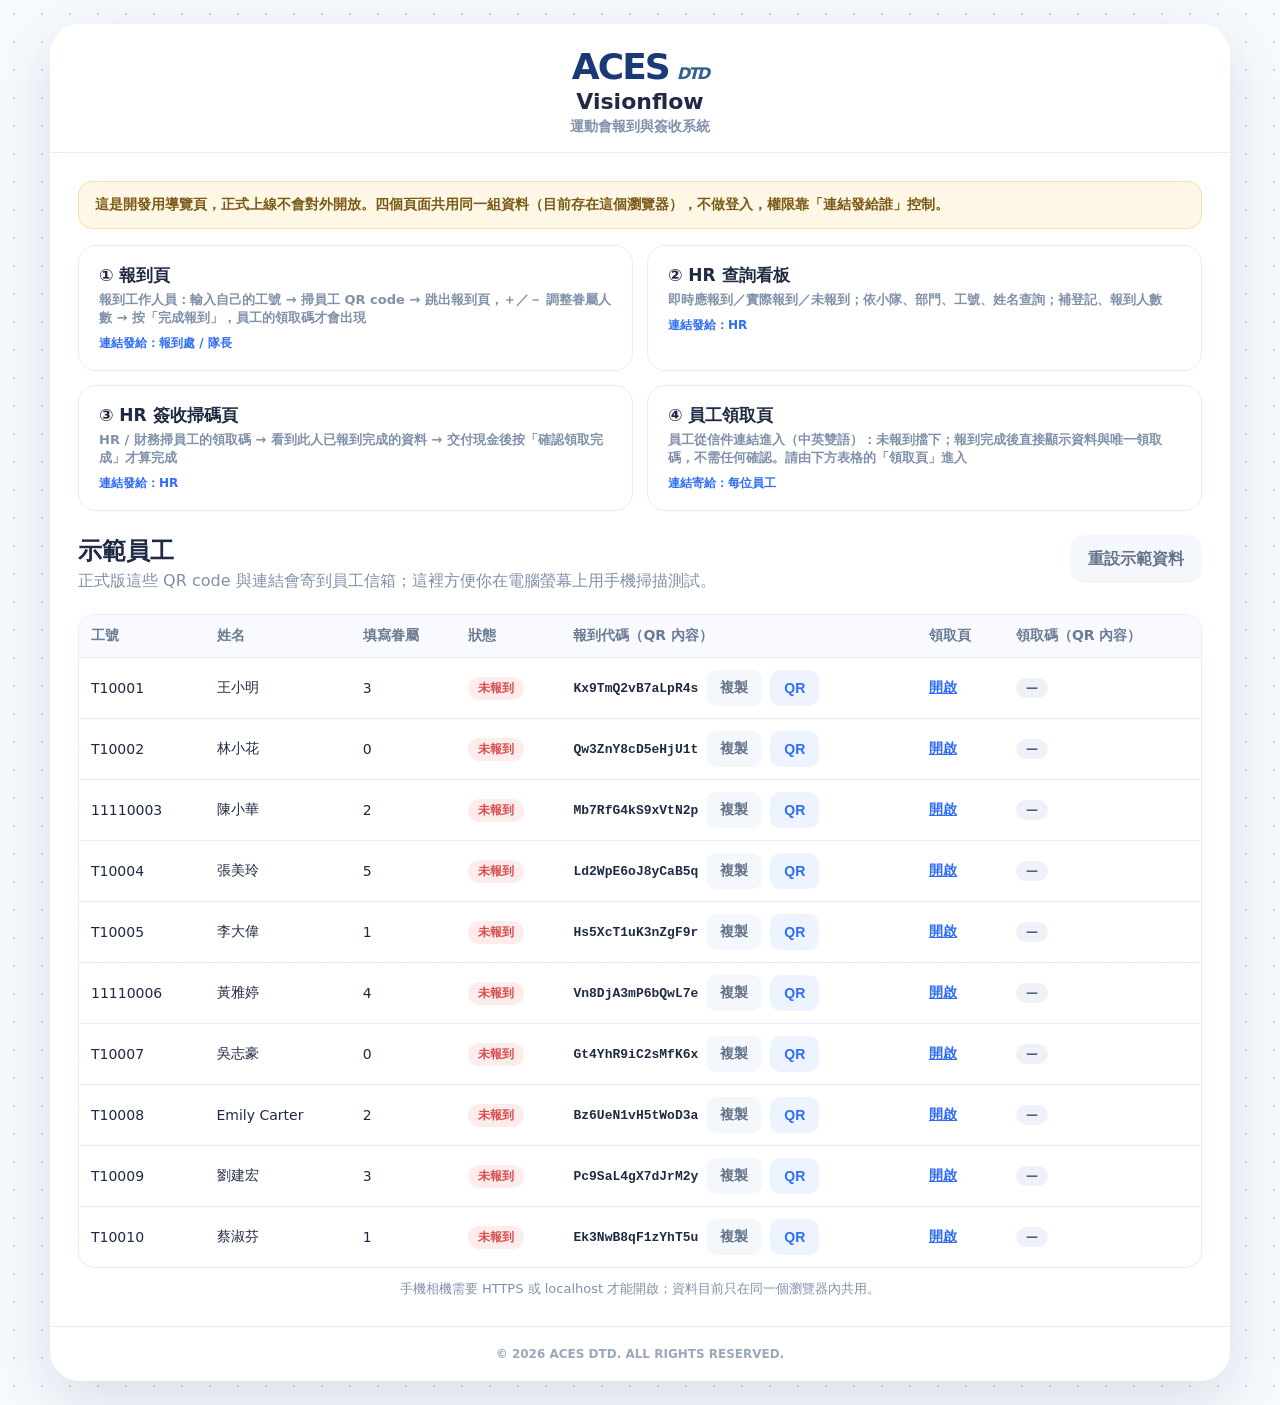
<file: ACES_Frontend/ACES_Frontend-20261030T051522Z-1-001/ACES_Frontend/index.html>
<!DOCTYPE html>
<html lang="zh-Hant">
<head>
  <meta charset="UTF-8" />
  <meta name="viewport" content="width=device-width, initial-scale=1.0" />
  <title>ACES  運動會報到系統</title>
  <link rel="stylesheet" href="styles.css" />
</head>
<body>
  <div class="page-bg">
    <main class="app-shell wide">
      <header class="brand-header">
        <div class="brand-mark">ACES <span>DTD</span></div>
        <h1>Visionflow</h1>
        <p>運動會報到與簽收系統</p>
      </header>

      <div class="page-body">
        <div class="notice">
          這是開發用導覽頁，正式上線不會對外開放。四個頁面共用同一組資料（目前存在這個瀏覽器），不做登入，權限靠「連結發給誰」控制。
        </div>

        <div class="nav-grid">
          <a class="nav-card" href="checkin.html">
            <strong>① 報到頁</strong>
            <span>報到工作人員：輸入自己的工號 → 掃員工 QR code → 跳出報到頁，＋／－ 調整眷屬人數 → 按「完成報到」，員工的領取碼才會出現</span>
            <em>連結發給：報到處 / 隊長</em>
          </a>
          <a class="nav-card" href="hr.html">
            <strong>② HR 查詢看板</strong>
            <span>即時應報到／實際報到／未報到；依小隊、部門、工號、姓名查詢；補登記、報到人數</span>
            <em>連結發給：HR</em>
          </a>
          <a class="nav-card" href="sign.html">
            <strong>③ HR 簽收掃碼頁</strong>
            <span>HR / 財務掃員工的領取碼 → 看到此人已報到完成的資料 → 交付現金後按「確認領取完成」才算完成</span>
            <em>連結發給：HR</em>
          </a>
          <div class="nav-card">
            <strong>④ 員工領取頁</strong>
            <span>員工從信件連結進入（中英雙語）：未報到擋下；報到完成後直接顯示資料與唯一領取碼，不需任何確認。請由下方表格的「領取頁」進入</span>
            <em>連結寄給：每位員工</em>
          </div>
        </div>

        <div class="topbar">
          <div>
            <h2>示範員工</h2>
            <p>正式版這些 QR code 與連結會寄到員工信箱；這裡方便你在電腦螢幕上用手機掃描測試。</p>
          </div>
          <button id="resetBtn" class="ghost-btn">重設示範資料</button>
        </div>

        <div class="table-wrap">
          <table style="min-width:980px">
            <thead>
              <tr>
                <th>工號</th>
                <th>姓名</th>
                <th>填寫眷屬</th>
                <th>狀態</th>
                <th>報到代碼（QR 內容）</th>
                <th>領取頁</th>
                <th>領取碼（QR 內容）</th>
              </tr>
            </thead>
            <tbody id="demoBody"></tbody>
          </table>
        </div>
        <p class="helper-note">手機相機需要 HTTPS 或 localhost 才能開啟；資料目前只在同一個瀏覽器內共用。</p>
      </div>

      <footer>© 2026 ACES DTD. ALL RIGHTS RESERVED.</footer>
    </main>
  </div>

  <script src="js/vendor/qrcode.js"></script>
  <script src="js/config.js"></script>
  <script src="js/mock-api.js"></script>
  <script src="js/ui.js"></script>
  <script src="js/index.js"></script>
</body>
</html>
</file>
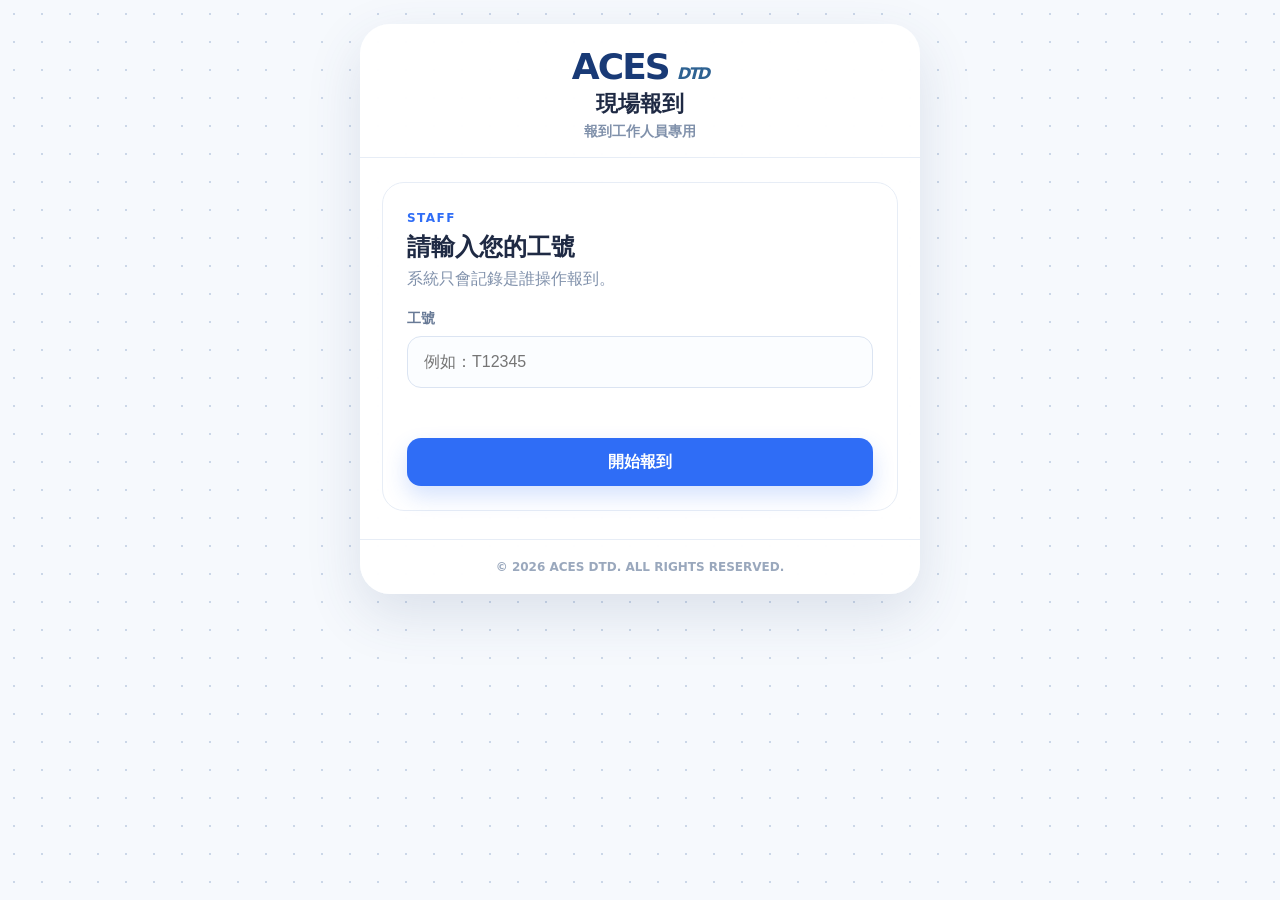
<file: ACES_Frontend/ACES_Frontend-20261030T051522Z-1-001/ACES_Frontend/checkin.html>
<!DOCTYPE html>
<html lang="zh-Hant">
<head>
  <meta charset="UTF-8" />
  <meta name="viewport" content="width=device-width, initial-scale=1.0" />
  <title>報到 | ACES </title>
  <link rel="stylesheet" href="styles.css" />
</head>
<body>
  <div class="page-bg">
    <main class="app-shell">
      <header class="brand-header">
        <div class="brand-mark">ACES <span>DTD</span></div>
        <h1>現場報到</h1>
        <p>報到工作人員專用</p>
      </header>

      <div class="page-body">
        <!-- 1. 輸入自己的工號（只記錄是誰操作，不做驗證） -->
        <section id="loginView" class="card">
          <span class="eyebrow">STAFF</span>
          <h2>請輸入您的工號</h2>
          <p class="lead">系統只會記錄是誰操作報到。</p>
          <label class="field-label" for="operatorInput">工號</label>
          <input id="operatorInput" class="input" type="text" placeholder="例如：T12345" autocomplete="off" autocapitalize="characters" />
          <p id="operatorError" class="error-text"></p>
          <button id="startBtn" class="primary-btn">開始報到</button>
        </section>

        <!-- 2. 掃 QR code -->
        <section id="scanView" hidden>
          <div class="operator-bar">
            <span>報到人員：<strong id="operatorLabel"></strong></span>          </div>

          <div class="scan-box"><video id="video" playsinline muted></video></div>
          <p class="scan-hint">請將員工的 QR code 對準框內</p>
          <p id="scanError" class="scan-error" hidden></p>

          <div class="manual-box">
            <button id="manualToggle" class="link-btn" type="button">無法掃描？手動輸入代碼</button>
            <form id="manualForm" class="manual-form" hidden>
              <input id="manualInput" class="input" type="text" placeholder="16 碼代碼" autocomplete="off" />
              <button class="primary-btn" type="submit">查詢</button>
            </form>
          </div>
        </section>

        <!-- 3. 確認報到人數 -->
        <section id="resultView" class="card" hidden>
          <span class="eyebrow">CHECK-IN</span>
          <h2 id="rName"></h2>
          <p class="lead"><span id="rEmpId"></span>　<span id="rUnit"></span>　<span id="rTeam"></span></p>

          <div class="big-people">
            <div class="row"><span>員工</span><span>1 人</span></div>
          </div>

          <label class="field-label">眷屬人數（表單填寫 <span id="rDeclared"></span> 人）</label>
          <div id="stepperSlot"></div>

          <div class="big-people" style="margin-top:16px">
            <div class="row total"><span>合計</span><span id="rTotal"></span></div>
          </div>

          <button id="confirmBtn" class="primary-btn">完成報到</button>
          <button id="cancelBtn" class="ghost-btn full">取消，掃下一位</button>
        </section>

        <!-- 已報到 / 查無此人 -->
        <section id="noticeView" class="card center" hidden>
          <div id="noticeIcon" class="status-icon warn">!</div>
          <h2 id="noticeTitle"></h2>
          <p id="noticeText" class="lead"></p>
          <button id="noticeBtn" class="primary-btn">掃下一位</button>
        </section>
      </div>

      <footer>© 2026 ACES DTD. ALL RIGHTS RESERVED.</footer>
    </main>
  </div>

  <script src="js/vendor/qrcode.js"></script>
  <script src="js/vendor/jsQR.js"></script>
  <script src="js/config.js"></script>
  <script src="js/mock-api.js"></script>
  <script src="js/ui.js"></script>
  <script src="js/scanner.js"></script>
  <script src="js/checkin.js"></script>
</body>
</html>
</file>
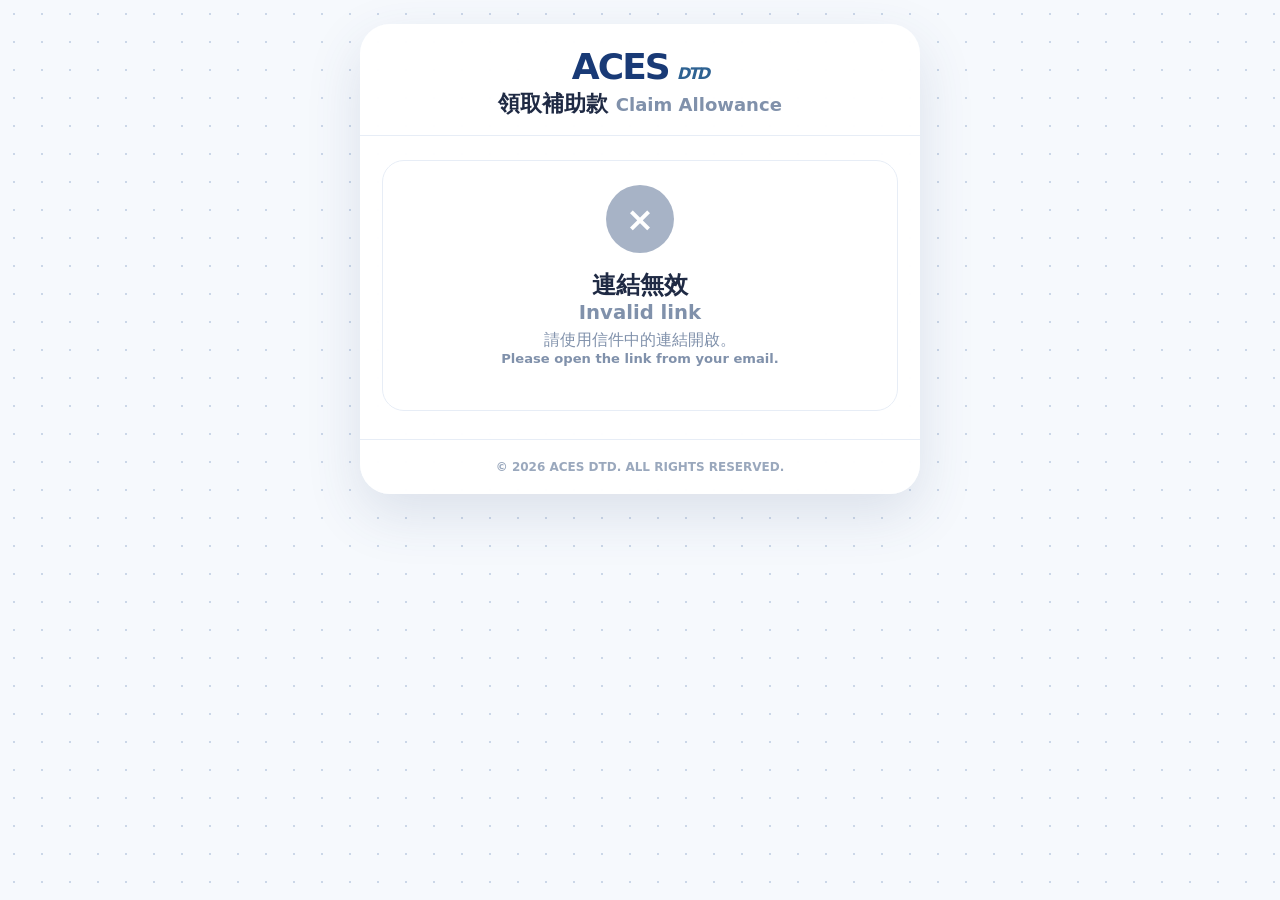
<file: ACES_Frontend/ACES_Frontend-20261030T051522Z-1-001/ACES_Frontend/claim.html>
<!DOCTYPE html>
<html lang="zh-Hant">
<head>
  <meta charset="UTF-8" />
  <meta name="viewport" content="width=device-width, initial-scale=1.0" />
  <title>領取補助款 Claim | ACES </title>
  <link rel="stylesheet" href="styles.css" />
</head>
<body>
  <div class="page-bg">
    <main class="app-shell">
      <header class="brand-header">
        <div class="brand-mark">ACES <span>DTD</span></div>
        <h1>領取補助款 <span class="en">Claim Allowance</span></h1>
      </header>

      <div class="page-body">
        <!-- 載入中 -->
        <section id="loadingView" class="card center">
          <p class="lead" style="margin:0">載入中… <span class="en">Loading…</span></p>
        </section>

        <!-- 連結無效 -->
        <section id="invalidView" class="card center" hidden>
          <div class="status-icon stop">×</div>
          <h2>連結無效 <span class="en block">Invalid link</span></h2>
          <p class="lead">請使用信件中的連結開啟。<span class="en block">Please open the link from your email.</span></p>
        </section>

        <!-- 尚未報到：擋下 -->
        <section id="blockedView" class="card center" hidden>
          <div class="status-icon warn">!</div>
          <h2>尚未完成報到 <span class="en block">Not checked in yet</span></h2>
          <p class="lead">請先至報到處完成報到，再回到此頁。<span class="en block">Please check in at the registration desk first, then come back to this page.</span></p>
          <button id="refreshBtn" class="secondary-btn full">重新整理 Refresh</button>
        </section>

        <!-- 已報到：直接顯示資料與唯一領取碼，等 HR / 財務掃碼確認 -->
        <section id="codeView" class="card center" hidden>
          <span class="eyebrow">CLAIM CODE</span>
          <h2>請向 HR 出示此領取碼 <span class="en block">Show this code to HR</span></h2>
          <div class="qr-box"><div id="claimQr" class="qr-canvas"></div></div>
          <p class="mono" id="claimCodeText" style="font-weight:800"></p>

          <dl class="info-list" style="text-align:left">
            <div><dt>工號 <span class="en">Employee ID</span></dt><dd id="cEmpId"></dd></div>
            <div><dt>姓名 <span class="en">Name</span></dt><dd id="cName"></dd></div>
            <div><dt>報到時間 <span class="en">Check-in time</span></dt><dd id="cTime"></dd></div>
            <div><dt>人數 <span class="en">Headcount</span></dt><dd id="cPeople"></dd></div>
            <div><dt>金額 <span class="en">Amount</span></dt><dd id="cAmount" class="amount-strong"></dd></div>
          </dl>

          <p class="helper-note">人數有誤，請洽 HR 修改。<br />If the headcount is wrong, please contact HR.</p>
          <p class="helper-note">等待 HR 掃碼交付現金…<br />Waiting for HR to scan and hand over the cash…</p>
        </section>

        <!-- 已領取 / 領取成功 -->
        <section id="doneView" class="card center" hidden>
          <div class="status-icon">✓</div>
          <h2 id="doneTitle"></h2>
          <p id="doneTime" class="lead"></p>
          <p class="helper-note">如有疑問請洽 HR。<br />Please contact HR if you have any questions.</p>
        </section>
      </div>

      <footer>© 2026 ACES DTD. ALL RIGHTS RESERVED.</footer>
    </main>
  </div>

  <script src="js/vendor/qrcode.js"></script>
  <script src="js/config.js"></script>
  <script src="js/mock-api.js"></script>
  <script src="js/ui.js"></script>
  <script src="js/claim.js"></script>
</body>
</html>
</file>
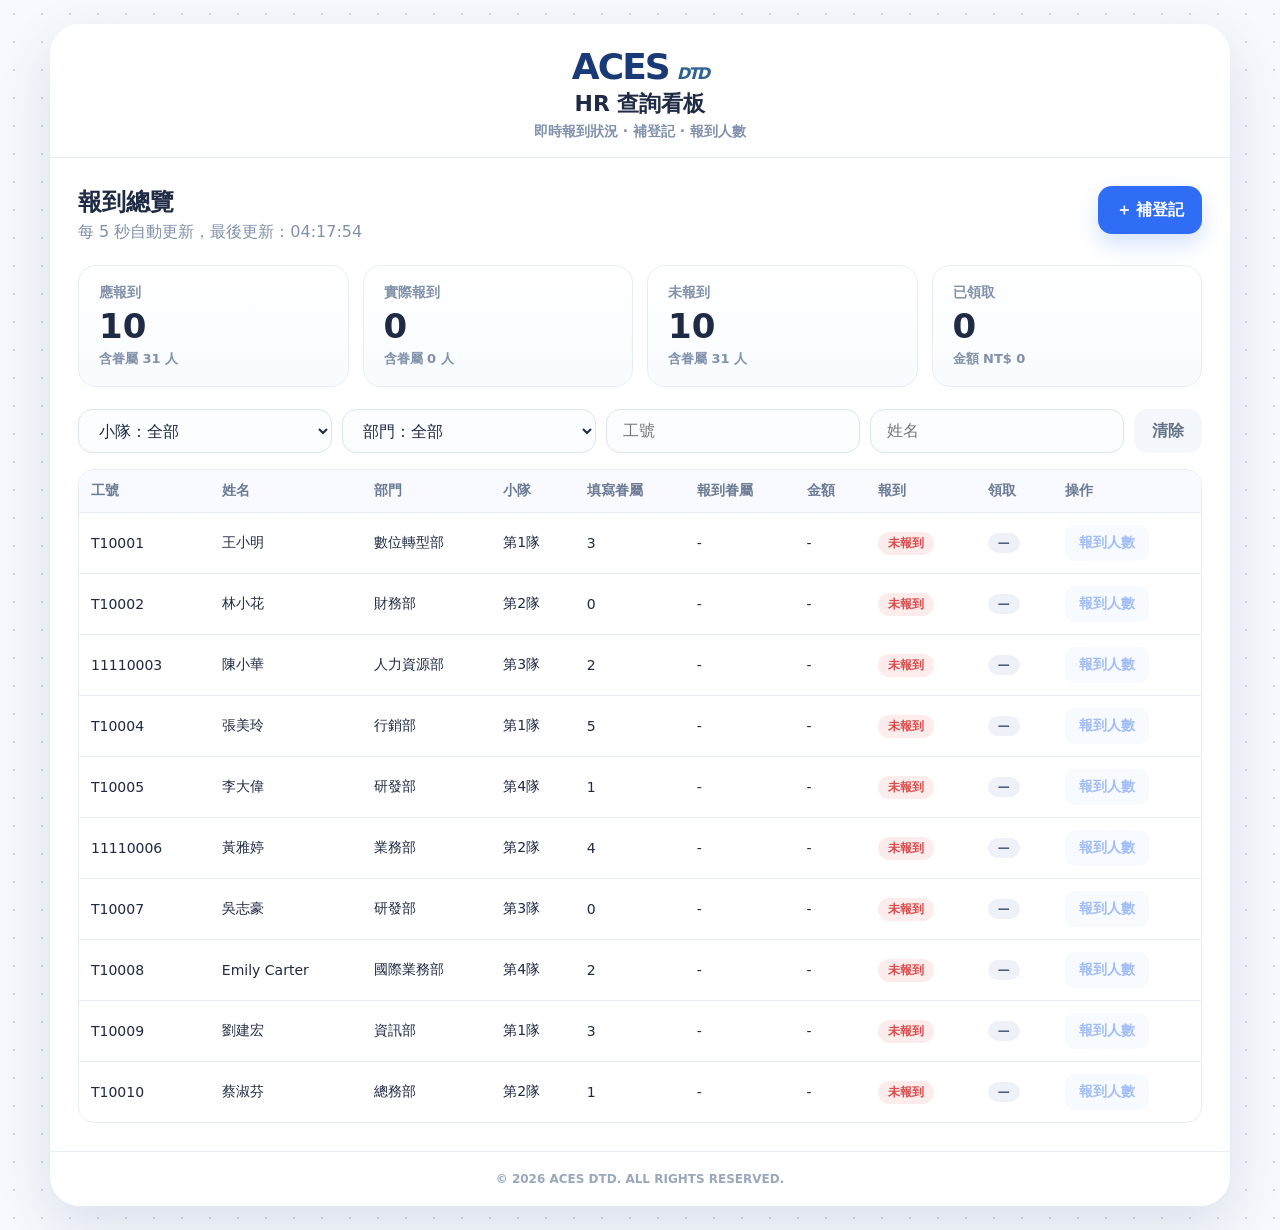
<file: ACES_Frontend/ACES_Frontend-20261030T051522Z-1-001/ACES_Frontend/hr.html>
<!DOCTYPE html>
<html lang="zh-Hant">
<head>
  <meta charset="UTF-8" />
  <meta name="viewport" content="width=device-width, initial-scale=1.0" />
  <title>HR 查詢看板 | ACES Visionflow</title>
  <link rel="stylesheet" href="styles.css" />
</head>
<body>
  <div class="page-bg">
    <main class="app-shell wide">
      <header class="brand-header">
        <div class="brand-mark">ACES <span>DTD</span></div>
        <h1>HR 查詢看板</h1>
        <p>即時報到狀況 · 補登記 · 報到人數</p>
      </header>

      <div class="page-body">
        <div class="topbar">
          <div>
            <h2>報到總覽</h2>
            <p>每 5 秒自動更新，最後更新：<span id="updatedAt">-</span></p>
          </div>
          <button id="walkinBtn" class="primary-btn">＋ 補登記</button>
        </div>

        <div class="stats-grid">
          <div class="stat-card"><span>應報到</span><strong id="statExpected">0</strong><small id="statExpectedSub"></small></div>
          <div class="stat-card"><span>實際報到</span><strong id="statActual">0</strong><small id="statActualSub"></small></div>
          <div class="stat-card"><span>未報到</span><strong id="statMissing">0</strong><small id="statMissingSub"></small></div>
          <div class="stat-card"><span>已領取</span><strong id="statClaimed">0</strong><small id="statClaimedSub"></small></div>
        </div>

        <div class="filter-bar">
          <select id="teamFilter" class="input compact" aria-label="小隊"></select>
          <select id="unitFilter" class="input compact" aria-label="部門"></select>
          <input id="idFilter" class="input compact" type="text" placeholder="工號" autocomplete="off" />
          <input id="nameFilter" class="input compact" type="text" placeholder="姓名" autocomplete="off" />
          <button id="clearFilterBtn" class="ghost-btn">清除</button>
        </div>

        <div class="table-wrap">
          <table>
            <thead>
              <tr>
                <th>工號</th>
                <th>姓名</th>
                <th>部門</th>
                <th>小隊</th>
                <th>填寫眷屬</th>
                <th>報到眷屬</th>
                <th>金額</th>
                <th>報到</th>
                <th>領取</th>
                <th>操作</th>
              </tr>
            </thead>
            <tbody id="tableBody"></tbody>
          </table>
        </div>
      </div>

      <footer>© 2026 ACES DTD. ALL RIGHTS RESERVED.</footer>
    </main>
  </div>

  <script src="js/vendor/qrcode.js"></script>
  <script src="js/config.js"></script>
  <script src="js/mock-api.js"></script>
  <script src="js/ui.js"></script>
  <script src="js/hr.js"></script>
</body>
</html>
</file>
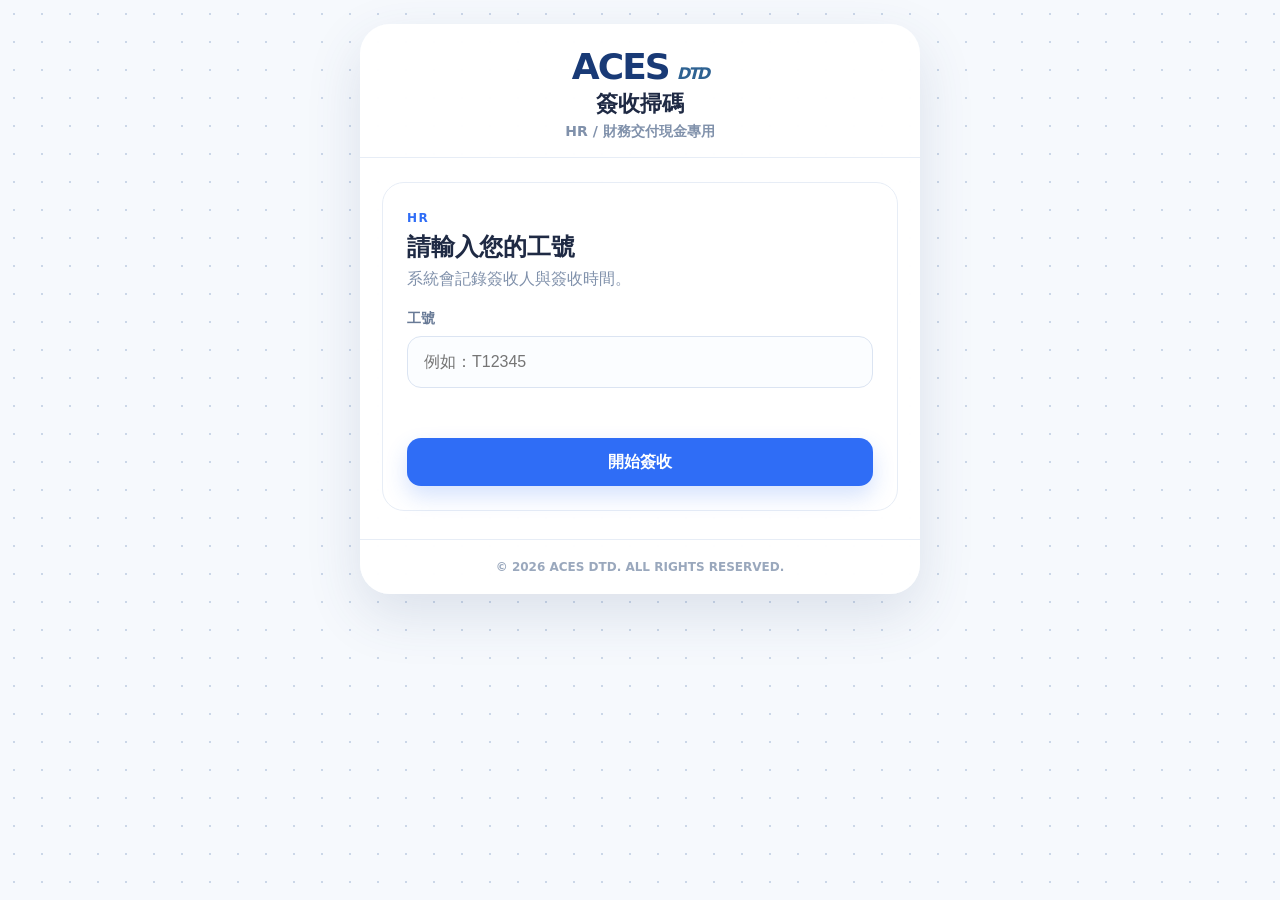
<file: ACES_Frontend/ACES_Frontend-20261030T051522Z-1-001/ACES_Frontend/sign.html>
<!DOCTYPE html>
<html lang="zh-Hant">
<head>
  <meta charset="UTF-8" />
  <meta name="viewport" content="width=device-width, initial-scale=1.0" />
  <title>簽收 | ACES </title>
  <link rel="stylesheet" href="styles.css" />
</head>
<body>
  <div class="page-bg">
    <main class="app-shell">
      <header class="brand-header">
        <div class="brand-mark">ACES <span>DTD</span></div>
        <h1>簽收掃碼</h1>
        <p>HR / 財務交付現金專用</p>
      </header>

      <div class="page-body">
        <!-- 1. 輸入簽收人（HR）工號 -->
        <section id="loginView" class="card">
          <span class="eyebrow">HR</span>
          <h2>請輸入您的工號</h2>
          <p class="lead">系統會記錄簽收人與簽收時間。</p>
          <label class="field-label" for="signerInput">工號</label>
          <input id="signerInput" class="input" type="text" placeholder="例如：T12345" autocomplete="off" autocapitalize="characters" />
          <p id="signerError" class="error-text"></p>
          <button id="startBtn" class="primary-btn">開始簽收</button>
        </section>

        <!-- 2. 掃領取碼 -->
        <section id="scanView" hidden>
          <div class="operator-bar">
            <span>簽收人：<strong id="signerLabel"></strong></span>          </div>

          <div class="scan-box"><video id="video" playsinline muted></video></div>
          <p class="scan-hint">請掃描員工出示的領取碼，核對資料並按下確認後才算完成</p>
          <p id="scanError" class="scan-error" hidden></p>

          <div class="manual-box">
            <button id="manualToggle" class="link-btn" type="button">無法掃描？手動輸入領取碼</button>
            <form id="manualForm" class="manual-form" hidden>
              <input id="manualInput" class="input" type="text" placeholder="16 碼領取碼" autocomplete="off" />
              <button class="primary-btn" type="submit">簽收</button>
            </form>
          </div>
        </section>

        <!-- 3. 顯示此人已報到完成的資料，按下確認才算領款完成 -->
        <section id="confirmView" class="card center" hidden>
          <div class="status-icon">✓</div>
          <h2>此人已完成報到</h2>
          <p class="lead">請核對資料並交付現金，再按下確認。</p>
          <dl id="confirmInfo" class="info-list" style="text-align:left"></dl>
          <button id="signBtn" class="primary-btn">確認領取完成</button>
          <button id="cancelSignBtn" class="ghost-btn full">取消，掃下一位</button>
        </section>

        <!-- 4. 結果 -->
        <section id="resultView" class="card center" hidden>
          <div id="resultIcon" class="status-icon">✓</div>
          <h2 id="resultTitle"></h2>
          <dl id="resultInfo" class="info-list" style="text-align:left"></dl>
          <button id="nextBtn" class="primary-btn">完成報到</button>
        </section>
      </div>

      <footer>© 2026 ACES DTD. ALL RIGHTS RESERVED.</footer>
    </main>
  </div>

  <script src="js/vendor/jsQR.js"></script>
  <script src="js/config.js"></script>
  <script src="js/mock-api.js"></script>
  <script src="js/ui.js"></script>
  <script src="js/scanner.js"></script>
  <script src="js/sign.js"></script>
</body>
</html>
</file>
<file: ACES_Frontend/ACES_Frontend-20261030T051522Z-1-001/ACES_Frontend/styles.css>
* {
  box-sizing: border-box;
}

:root {
  --blue: #2f6df6;
  --blue-dark: #245cda;
  --text: #1f2a44;
  --muted: #8091ab;
  --line: #e7edf6;
  --panel: #ffffff;
  --soft: #f6f9fd;
  --danger: #d94a4a;
  --success: #16875f;
  --warn: #b7791f;
}

body {
  margin: 0;
  font-family: Inter, "Noto Sans TC", "Microsoft JhengHei", system-ui, sans-serif;
  color: var(--text);
  background: #f6f9fd;
}

h1, h2, h3, p {
  margin-top: 0;
}

[hidden] {
  display: none !important;
}

/* ---------- 外框 ---------- */

.page-bg {
  min-height: 100vh;
  padding: 24px 14px;
  background-image: radial-gradient(#cbd7e8 1px, transparent 1px);
  background-size: 28px 28px;
}

.app-shell {
  width: min(560px, 100%);
  margin: 0 auto;
  border-radius: 30px;
  overflow: hidden;
  background: rgba(255, 255, 255, 0.98);
  box-shadow: 0 20px 55px rgba(56, 78, 117, 0.14);
}

.app-shell.wide {
  width: min(1180px, 100%);
}

.brand-header {
  padding: 22px 24px 16px;
  border-bottom: 1px solid var(--line);
  text-align: center;
}

.brand-mark {
  display: inline-flex;
  align-items: flex-end;
  gap: 8px;
  font-size: 36px;
  font-weight: 900;
  color: #193a76;
  letter-spacing: -2px;
}

.brand-mark::first-letter {
  color: #e3821a;
}

.brand-mark span {
  font-size: 16px;
  font-style: italic;
  color: #2e6292;
  margin-bottom: 4px;
}

.brand-header h1 {
  margin: 2px 0 0;
  font-size: 22px;
}

.brand-header p {
  margin: 4px 0 0;
  color: var(--muted);
  font-weight: 700;
  font-size: 14px;
}

.page-body {
  padding: 24px 22px 28px;
}

.app-shell.wide .page-body {
  padding: 28px;
}

footer {
  padding: 20px;
  text-align: center;
  color: #9aa8bd;
  font-size: 12px;
  font-weight: 700;
  border-top: 1px solid var(--line);
}

/* ---------- 區塊 / 文字 ---------- */

.card {
  padding: 24px;
  border: 1px solid var(--line);
  border-radius: 22px;
  background: var(--panel);
}

.eyebrow {
  display: inline-block;
  margin-bottom: 6px;
  color: var(--blue);
  font-size: 12px;
  font-weight: 800;
  letter-spacing: 0.12em;
}

.card h2 {
  margin-bottom: 6px;
}

.lead {
  color: var(--muted);
  margin-bottom: 20px;
}

/* 雙語：英文小字放在中文旁邊或下方 */
.en {
  color: var(--muted);
  font-weight: 600;
  font-size: 0.82em;
}

.en.block {
  display: block;
}

.field-label {
  display: block;
  margin: 0 0 8px;
  color: #687a96;
  font-weight: 800;
  font-size: 14px;
}

.field-gap {
  margin-top: 16px;
}

.input {
  width: 100%;
  min-height: 52px;
  padding: 0 16px;
  border: 1px solid #dbe4f2;
  border-radius: 14px;
  outline: none;
  font-size: 16px;
  color: var(--text);
  background: #fbfdff;
  transition: 0.2s ease;
}

.input:focus {
  border-color: var(--blue);
  box-shadow: 0 0 0 3px rgba(47, 109, 246, 0.1);
}

.input.compact {
  min-height: 44px;
}

.error-text {
  min-height: 22px;
  margin: 10px 0 0;
  color: var(--danger);
  font-size: 14px;
}

.helper-note {
  margin: 12px 0 0;
  color: var(--muted);
  font-size: 13px;
  text-align: center;
}

.mono {
  font-family: Consolas, "Courier New", monospace;
  word-break: break-all;
}

/* ---------- 按鈕 ---------- */

.primary-btn,
.secondary-btn,
.ghost-btn {
  border: 0;
  border-radius: 14px;
  min-height: 48px;
  padding: 0 18px;
  font-size: 16px;
  font-weight: 800;
  cursor: pointer;
}

.primary-btn {
  width: 100%;
  margin-top: 18px;
  color: #fff;
  background: var(--blue);
  box-shadow: 0 10px 22px rgba(47, 109, 246, 0.2);
}

.primary-btn:hover:not(:disabled) {
  background: var(--blue-dark);
}

.primary-btn .en {
  color: rgba(255, 255, 255, 0.85);
}

.secondary-btn {
  color: var(--blue);
  background: #eef4ff;
}

.ghost-btn {
  color: #65738a;
  background: #f4f7fb;
}

.small-btn {
  min-height: 36px;
  padding: 0 14px;
  font-size: 14px;
  border-radius: 10px;
}

.full {
  width: 100%;
  margin-top: 14px;
}

.link-btn {
  padding: 0;
  border: 0;
  background: none;
  color: var(--blue);
  font-size: 14px;
  font-weight: 700;
  cursor: pointer;
  text-decoration: underline;
}

button:disabled {
  opacity: 0.45;
  cursor: not-allowed;
}

/* ---------- 資訊列 / 金額 ---------- */

.info-list {
  display: grid;
  gap: 10px;
  margin: 0 0 20px;
}

.info-list > div {
  display: flex;
  justify-content: space-between;
  align-items: center;
  gap: 16px;
  padding: 12px 14px;
  border: 1px solid var(--line);
  border-radius: 14px;
  background: var(--soft);
}

.info-list dt {
  color: #687a96;
  font-weight: 800;
  font-size: 14px;
}

.info-list dd {
  margin: 0;
  font-weight: 800;
  text-align: right;
}

.amount-strong {
  color: var(--blue);
  font-size: 22px;
}

.big-people {
  display: grid;
  gap: 10px;
  margin-bottom: 18px;
}

.big-people .row {
  display: flex;
  justify-content: space-between;
  align-items: center;
  padding: 14px 16px;
  border-radius: 16px;
  background: var(--soft);
  border: 1px solid var(--line);
  font-size: 20px;
  font-weight: 800;
}

.big-people .row.total {
  background: #f3f7ff;
  border-color: #cfe0ff;
  color: var(--blue);
}

/* ---------- 人數選擇器 ---------- */

.stepper {
  display: grid;
  grid-template-columns: 64px 1fr 64px;
  align-items: center;
  gap: 10px;
}

.stepper-btn {
  min-height: 56px;
  padding: 0;
  font-size: 28px;
}

.stepper-value {
  text-align: center;
  font-size: 32px;
  font-weight: 900;
}

/* ---------- 狀態卡 ---------- */

.status-icon {
  width: 68px;
  height: 68px;
  display: grid;
  place-items: center;
  margin: 0 auto 16px;
  border-radius: 50%;
  color: #fff;
  background: var(--success);
  font-size: 34px;
  font-weight: 900;
}

.status-icon.warn {
  background: #e3a21a;
}

.status-icon.stop {
  background: #a7b3c6;
}

.status-icon.wait {
  background: var(--blue);
}

.center {
  text-align: center;
}

.notice {
  padding: 14px 16px;
  border-radius: 14px;
  background: #fff7e6;
  border: 1px solid #f5dfa8;
  color: #7a5a14;
  font-size: 14px;
  font-weight: 700;
  margin-bottom: 16px;
}

.checkbox-row {
  display: flex;
  align-items: flex-start;
  gap: 12px;
  margin: 4px 0 6px;
  padding: 14px 16px;
  border: 1px solid var(--line);
  border-radius: 14px;
  background: var(--soft);
  font-weight: 800;
  cursor: pointer;
}

.checkbox-row input {
  width: 22px;
  height: 22px;
  margin-top: 2px;
  flex: none;
}

/* ---------- QR ---------- */

.qr-box {
  display: grid;
  place-items: center;
  margin: 8px auto 12px;
}

.qr-canvas {
  width: 240px;
  height: 240px;
  padding: 14px;
  border: 1px solid var(--line);
  border-radius: 20px;
  background: #fff;
}

.qr-canvas svg {
  display: block;
  width: 100%;
  height: 100%;
}

/* ---------- 掃碼 ---------- */

.operator-bar {
  display: flex;
  justify-content: space-between;
  align-items: center;
  gap: 12px;
  margin-bottom: 14px;
  padding: 10px 14px;
  border-radius: 14px;
  background: var(--soft);
  border: 1px solid var(--line);
  font-size: 14px;
  font-weight: 700;
}

.scan-box {
  position: relative;
  overflow: hidden;
  aspect-ratio: 1 / 1;
  border-radius: 22px;
  background: #0f1a2e;
}

.scan-box video {
  width: 100%;
  height: 100%;
  object-fit: cover;
}

.scan-box::after {
  content: "";
  position: absolute;
  inset: 18%;
  border: 3px solid rgba(255, 255, 255, 0.85);
  border-radius: 20px;
  box-shadow: 0 0 0 999px rgba(15, 26, 46, 0.35);
  pointer-events: none;
}

.scan-hint {
  margin: 12px 0 0;
  text-align: center;
  color: var(--muted);
  font-weight: 700;
}

.scan-error {
  margin: 12px 0 0;
  padding: 12px 14px;
  border-radius: 12px;
  background: #fdecec;
  color: var(--danger);
  font-size: 14px;
  font-weight: 700;
}

.manual-box {
  margin-top: 16px;
  text-align: center;
}

.manual-form {
  display: grid;
  grid-template-columns: 1fr 96px;
  gap: 10px;
  margin-top: 12px;
}

.manual-form .primary-btn {
  margin-top: 0;
}

/* ---------- 提示訊息 / 視窗 ---------- */

.toast-box {
  position: fixed;
  left: 50%;
  top: 18px;
  z-index: 100;
  display: grid;
  gap: 10px;
  width: min(440px, calc(100% - 28px));
  transform: translateX(-50%);
  pointer-events: none;
}

.toast {
  padding: 14px 18px;
  border-radius: 14px;
  color: #fff;
  background: var(--success);
  font-weight: 800;
  text-align: center;
  box-shadow: 0 12px 30px rgba(22, 135, 95, 0.3);
  animation: toast-in 0.2s ease;
}

.toast.error {
  background: var(--danger);
  box-shadow: 0 12px 30px rgba(217, 74, 74, 0.3);
}

@keyframes toast-in {
  from {
    opacity: 0;
    transform: translateY(-8px);
  }
}

.modal-overlay {
  position: fixed;
  inset: 0;
  z-index: 90;
  display: grid;
  place-items: center;
  padding: 16px;
  background: rgba(20, 30, 50, 0.5);
}

.modal {
  width: min(460px, 100%);
  max-height: 92vh;
  overflow: auto;
  padding: 24px;
  border-radius: 22px;
  background: #fff;
}

.modal h3 {
  margin-bottom: 12px;
  font-size: 20px;
}

.modal-text {
  color: #52627e;
  font-weight: 700;
}

.modal-actions {
  display: grid;
  grid-template-columns: 1fr 1fr;
  gap: 12px;
  margin-top: 20px;
}

.modal-actions .primary-btn {
  margin-top: 0;
}

.modal-actions > :only-child {
  grid-column: 1 / -1;
}

.claim-frame {
  display: block;
  width: 100%;
  height: 68vh;
  border: 1px solid #dfe6f2;
  border-radius: 14px;
}

/* ---------- HR 看板 ---------- */

.topbar {
  display: flex;
  justify-content: space-between;
  align-items: flex-start;
  gap: 16px;
  margin-bottom: 22px;
}

.topbar h2 {
  margin-bottom: 4px;
}

.topbar p {
  margin: 0;
  color: var(--muted);
}

.topbar .primary-btn {
  width: auto;
  margin-top: 0;
}

.stats-grid {
  display: grid;
  grid-template-columns: repeat(4, 1fr);
  gap: 14px;
  margin-bottom: 22px;
}

.stat-card {
  padding: 18px 20px;
  border: 1px solid var(--line);
  border-radius: 18px;
  background: linear-gradient(180deg, #ffffff, #f8fbff);
}

.stat-card span {
  display: block;
  color: var(--muted);
  font-size: 14px;
  font-weight: 700;
}

.stat-card strong {
  display: block;
  margin: 4px 0 2px;
  font-size: 34px;
}

.stat-card small {
  color: var(--muted);
  font-size: 13px;
  font-weight: 700;
}

.filter-bar {
  display: grid;
  grid-template-columns: 1fr 1fr 1fr 1fr auto;
  gap: 10px;
  margin-bottom: 16px;
}

.filter-bar .ghost-btn {
  min-height: 44px;
}

.table-wrap {
  overflow-x: auto;
  border: 1px solid var(--line);
  border-radius: 16px;
}

table {
  width: 100%;
  min-width: 920px;
  border-collapse: collapse;
}

th,
td {
  padding: 12px 12px;
  text-align: left;
  border-bottom: 1px solid var(--line);
  font-size: 14px;
  vertical-align: middle;
}

th {
  color: #6b7b94;
  background: #f8faff;
  white-space: nowrap;
}

tr:last-child td {
  border-bottom: 0;
}

td small {
  display: block;
  color: var(--muted);
  font-size: 12px;
}

.badge {
  display: inline-block;
  padding: 3px 10px;
  border-radius: 999px;
  font-size: 12px;
  font-weight: 800;
  white-space: nowrap;
}

.badge.ok {
  color: var(--success);
  background: #e5f6ef;
}

.badge.no {
  color: var(--danger);
  background: #fdecec;
}

.badge.wait {
  color: var(--warn);
  background: #fff3da;
}

button.badge-btn {
  border: 0;
  font-family: inherit;
  cursor: pointer;
}

button.badge-btn:hover {
  filter: brightness(0.95);
  text-decoration: underline;
}

.badge.tag {
  color: #4d5f7d;
  background: #eef2f8;
}

.empty-row td {
  padding: 28px;
  text-align: center;
  color: var(--muted);
}

.form-grid {
  display: grid;
  gap: 12px;
}

.form-grid.two {
  grid-template-columns: 1fr 1fr;
}

/* ---------- 導覽頁 ---------- */

.nav-grid {
  display: grid;
  grid-template-columns: repeat(2, 1fr);
  gap: 14px;
  margin-bottom: 24px;
}

.nav-card {
  display: block;
  padding: 18px 20px;
  border: 1px solid var(--line);
  border-radius: 18px;
  background: #fff;
  color: inherit;
  text-decoration: none;
  transition: 0.15s ease;
}

.nav-card:hover {
  border-color: var(--blue);
  box-shadow: 0 8px 22px rgba(47, 109, 246, 0.12);
}

.nav-card strong {
  display: block;
  margin-bottom: 4px;
  font-size: 17px;
}

.nav-card span {
  display: block;
  color: var(--muted);
  font-size: 13px;
  font-weight: 700;
}

.nav-card em {
  display: inline-block;
  margin-top: 8px;
  color: var(--blue);
  font-size: 12px;
  font-style: normal;
  font-weight: 800;
}

@media (max-width: 860px) {
  .stats-grid {
    grid-template-columns: repeat(2, 1fr);
  }

  .filter-bar {
    grid-template-columns: 1fr 1fr;
  }

  .nav-grid {
    grid-template-columns: 1fr;
  }
}

@media (max-width: 560px) {
  .page-bg {
    padding: 0;
  }

  .app-shell {
    border-radius: 0;
    box-shadow: none;
  }

  .page-body,
  .app-shell.wide .page-body {
    padding: 18px 14px 24px;
  }

  .card {
    padding: 18px;
  }

  .topbar {
    flex-direction: column;
  }

  .topbar .primary-btn {
    width: 100%;
  }

  .form-grid.two {
    grid-template-columns: 1fr;
  }
}
</file>
